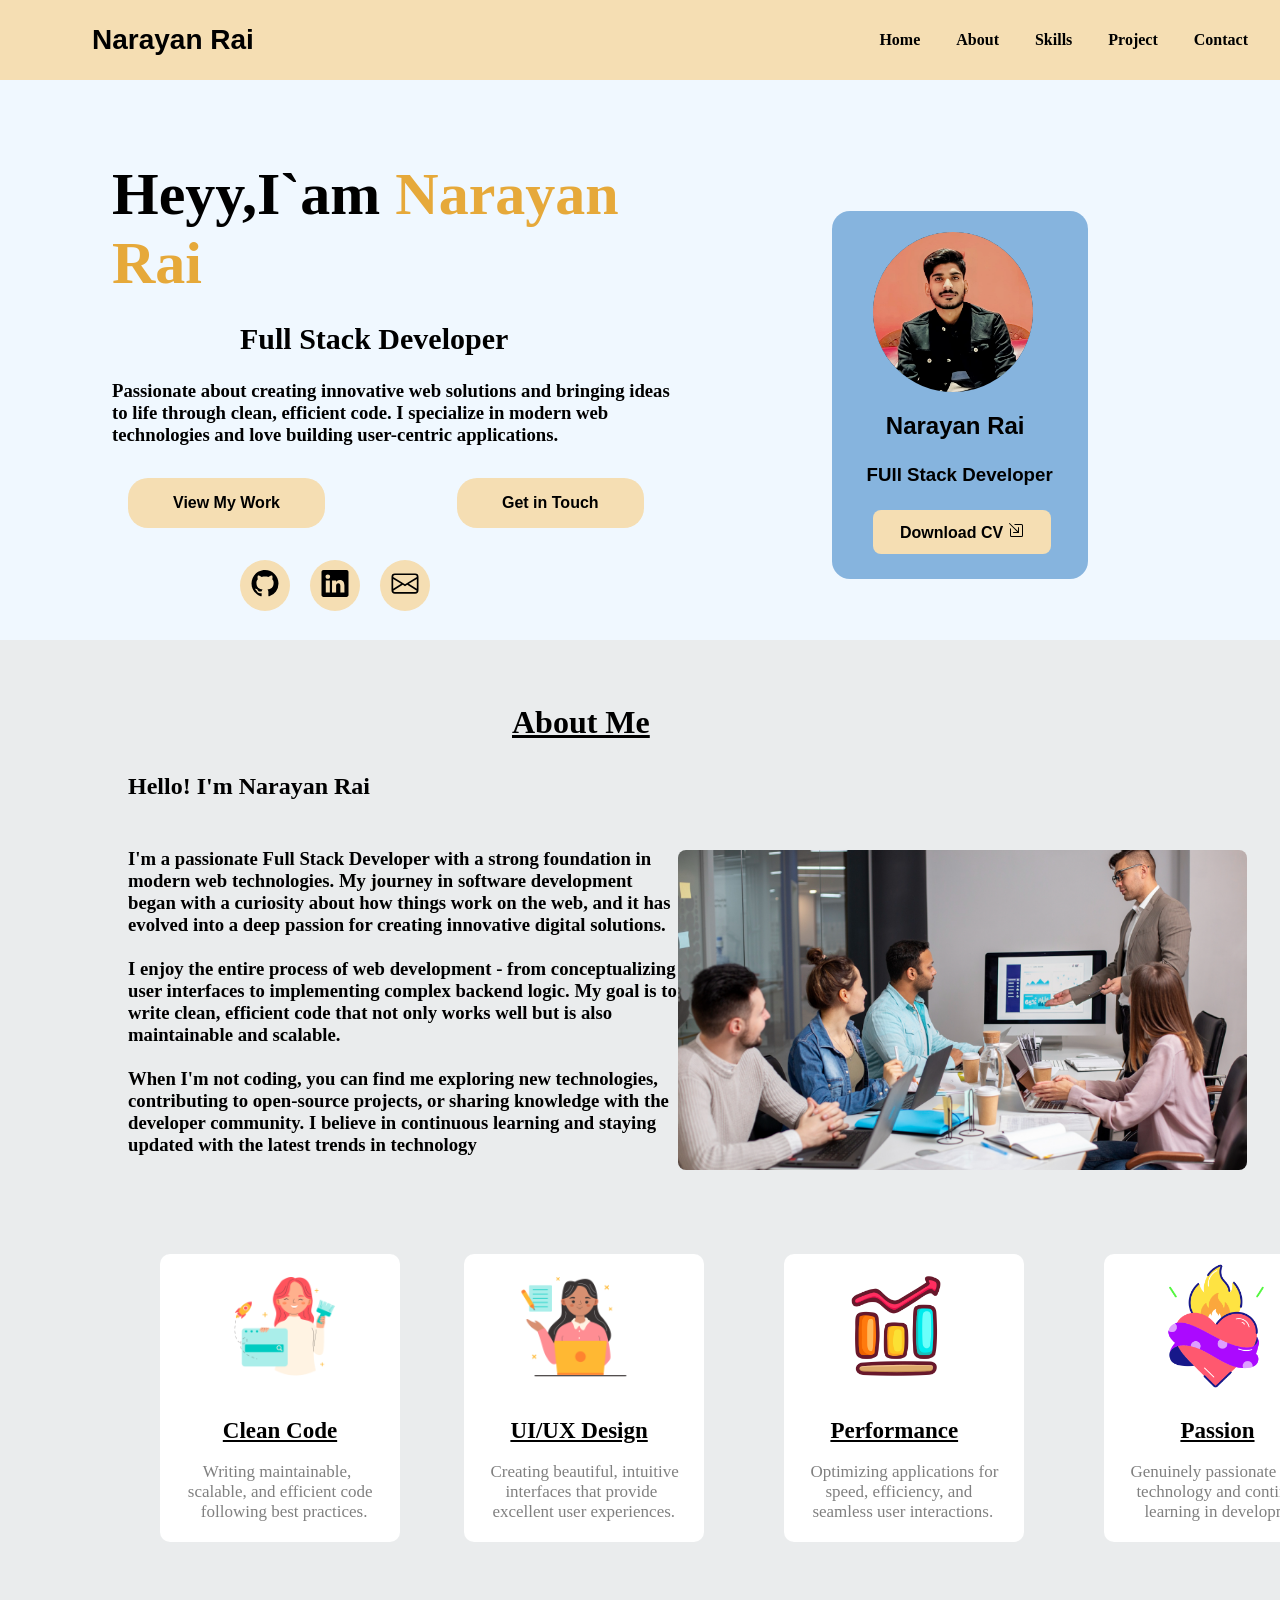
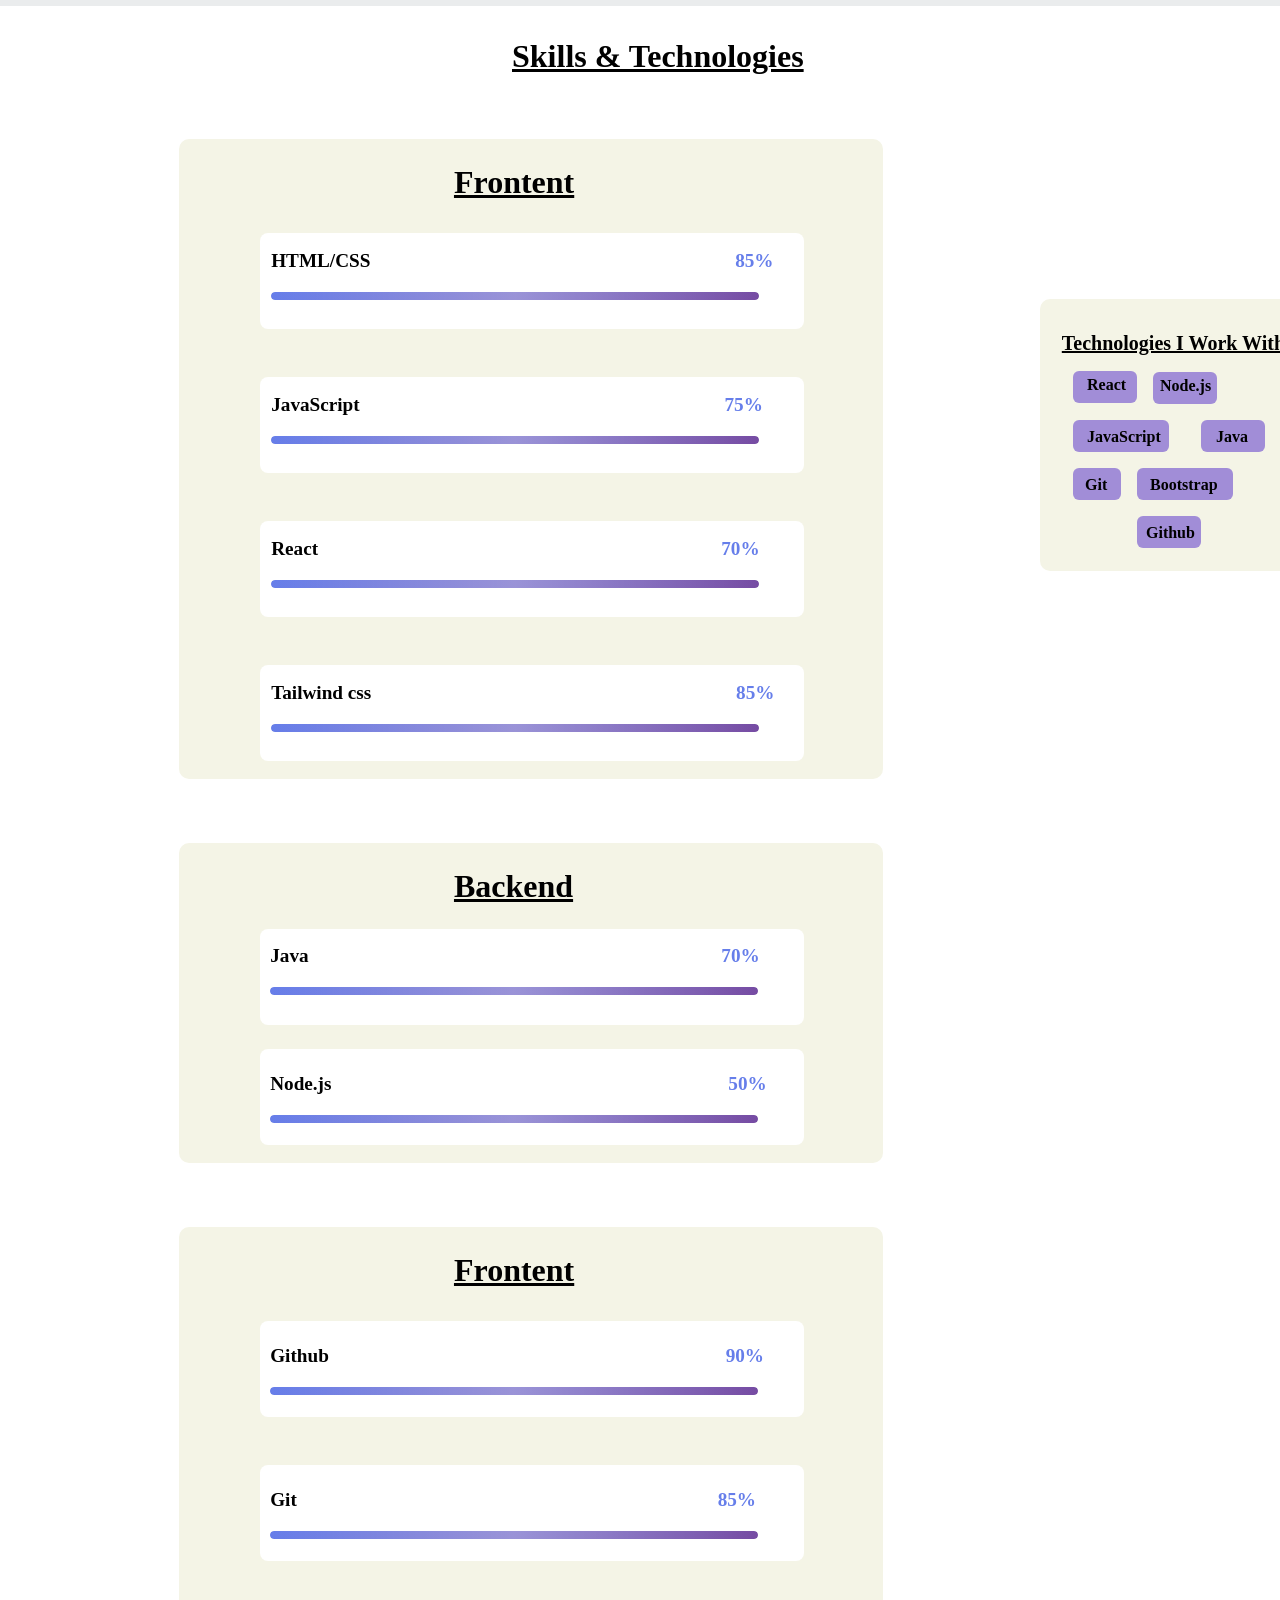
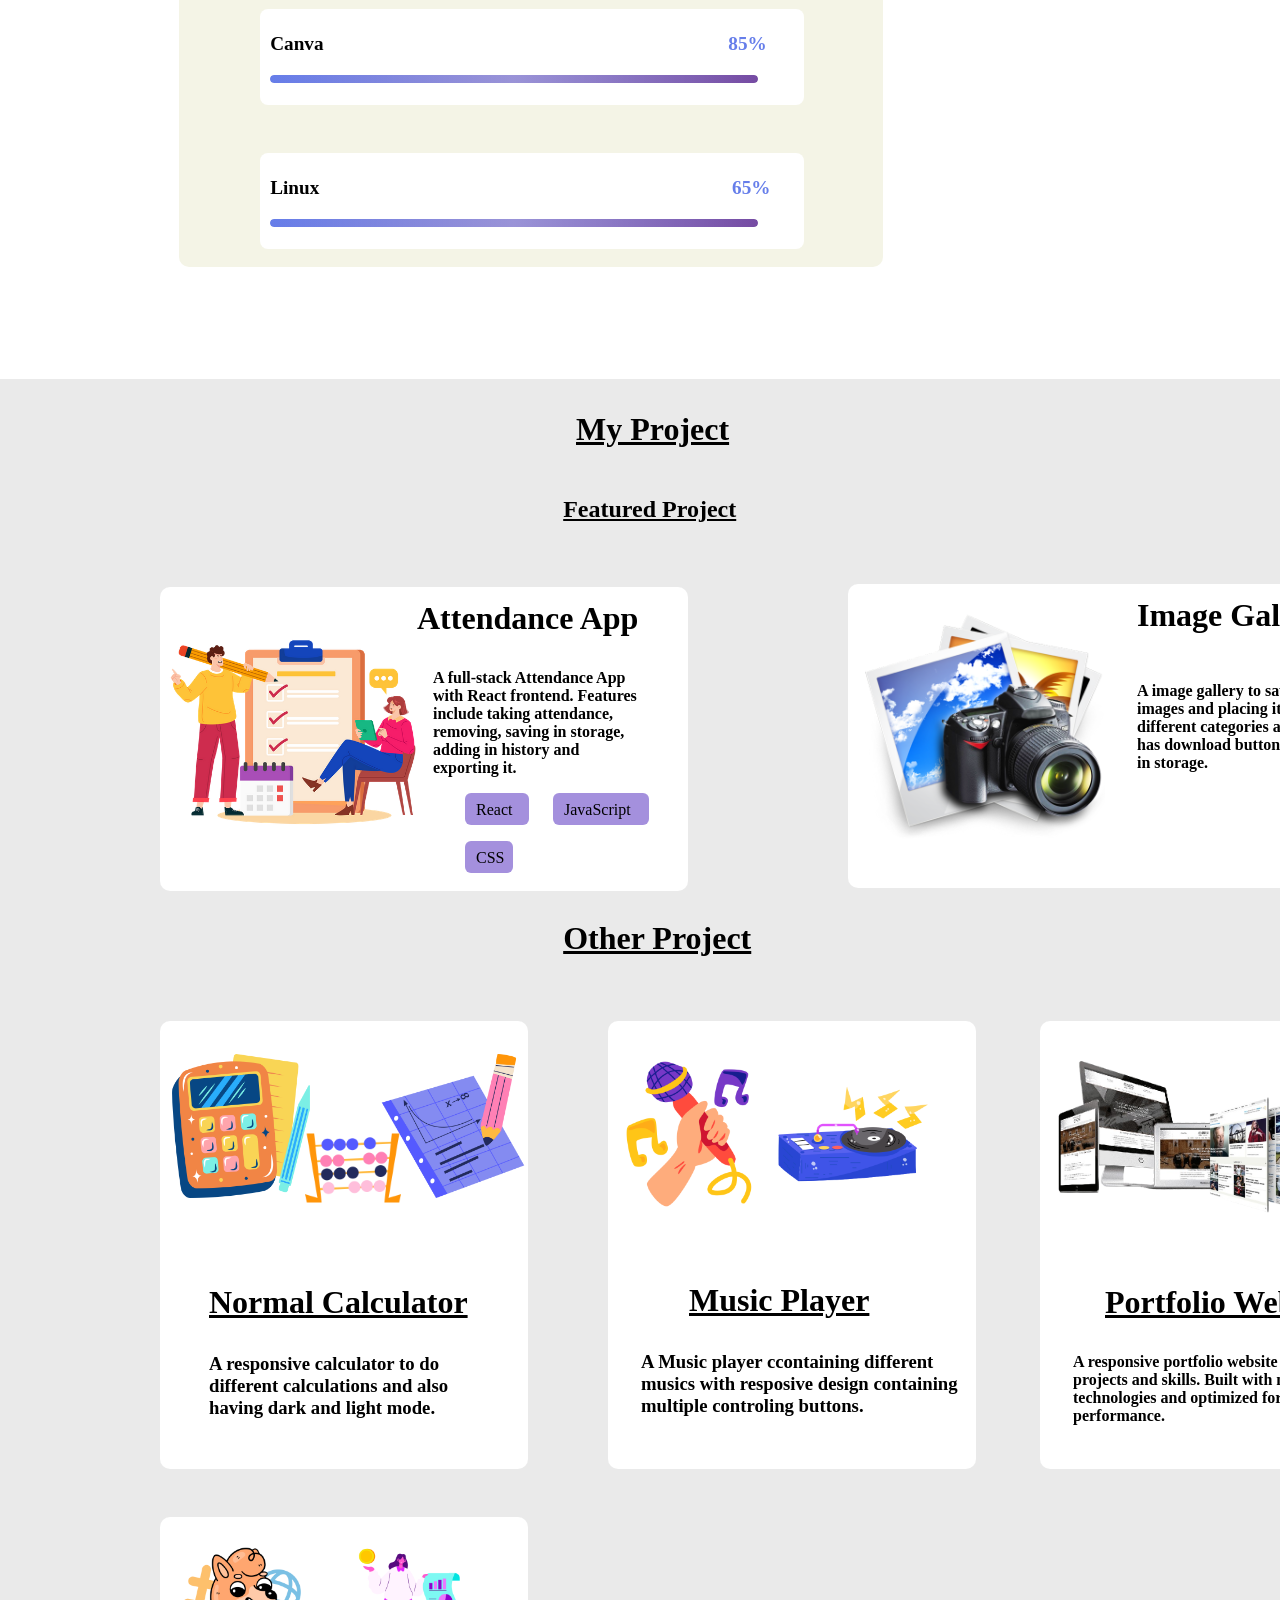
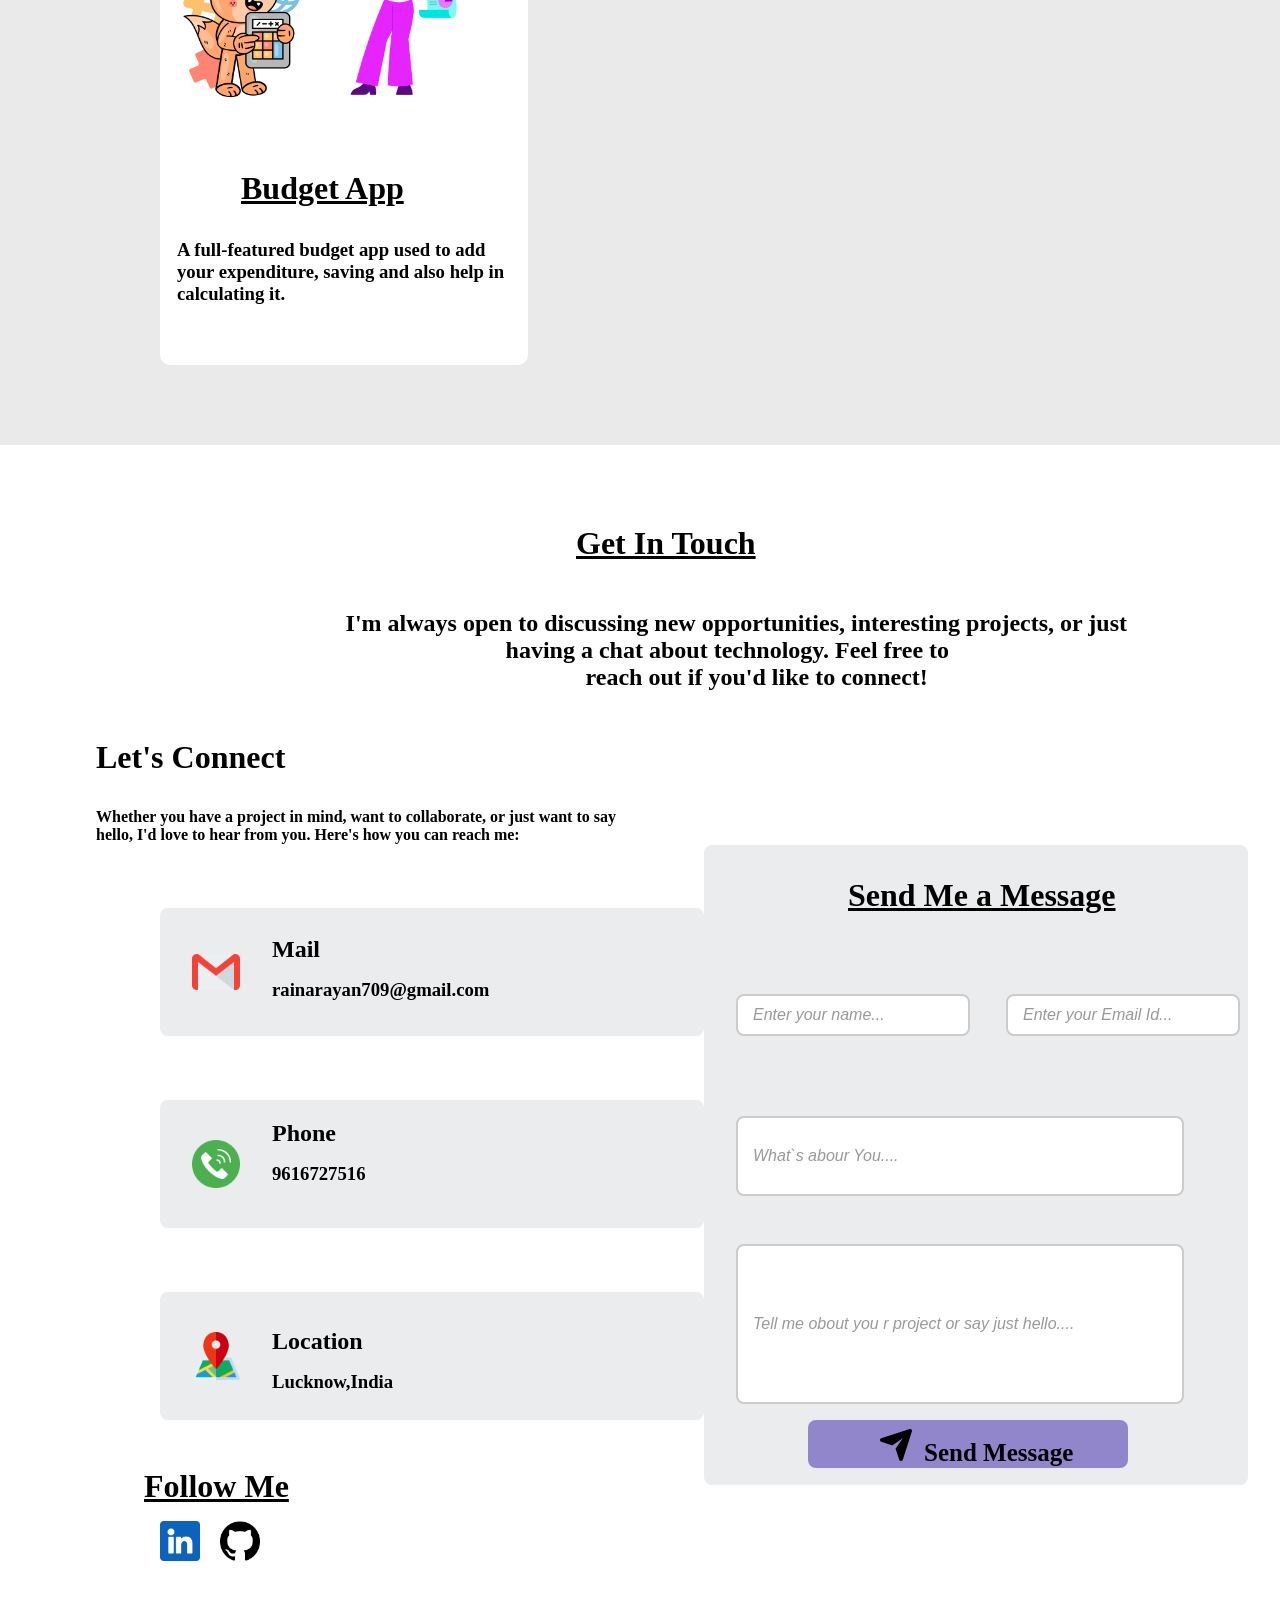
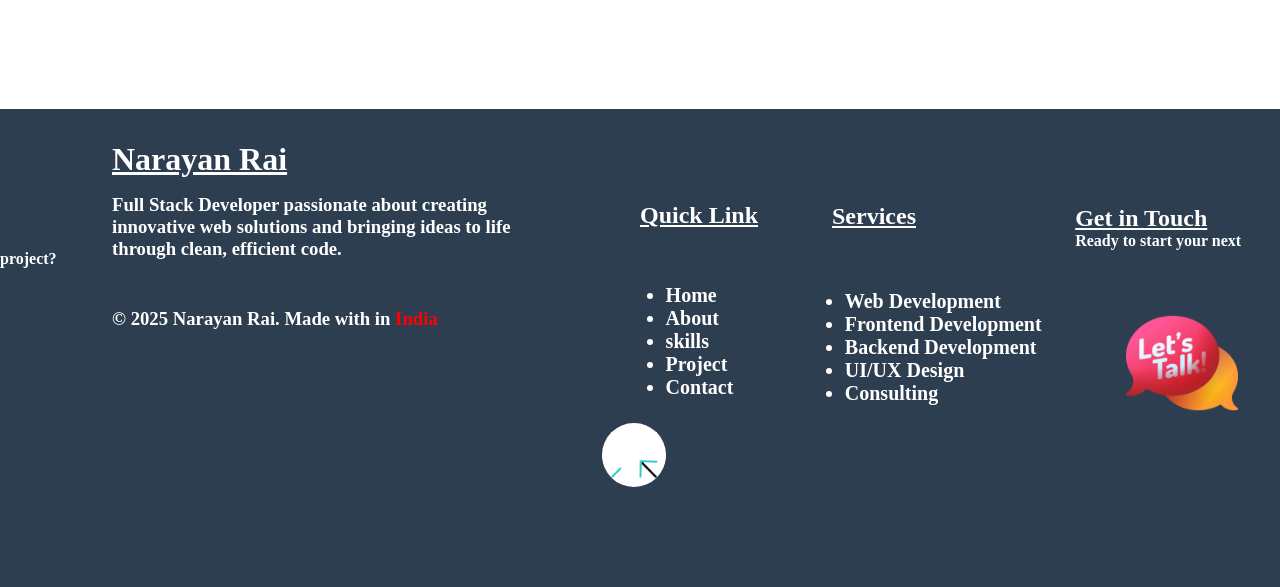
<file: index.html>
<!doctype html>
<html lang="en">

<head>
    <meta charset="utf-8">
    <meta name="viewport" content="width=device-width,initial-scale=1">
    <title>Portfolio website </title>
    <link rel="stylesheet" href="style.css">
</head>

<body>

    <header class="navbar">
        <div class="nav-inner">
            <a href="#" class="logo">Narayan Rai</a>
            <nav class="nav-links">
                <a href="#home">Home</a>
                <a class="about" href="http://127.0.0.1:5500/about.html">About</a>
                <a href="#skills">Skills</a>
                <a href="#Project">Project</a>
                <a href="#Contact">Contact</a>
            </nav>
        </div>
    </header>

    <div class="container1">
        <div class="mid">
            <h1 style="margin-left: 7rem; font-size: 60px;">Heyy,I`am <a style="color: rgb(230, 169, 58);"> Narayan <br>
                    Rai</a></h1>
            <h2 style="margin-left: 15rem;margin-top: 1.5rem; font-size: 30px;">Full Stack Developer </h2>
            <h3 style="margin-left: 7rem; margin-top: 1.5rem;">Passionate about creating innovative web solutions and
                bringing ideas <br>
                to life through clean, efficient code. I specialize in modern web <br>
                technologies and love building user-centric applications.</h3>
        </div>
        <div class="main">
            <button class="btn">View My Work</button>
            <button class="btn">Get in Touch</button>
        </div>
        <div class="main2">
            <button class="btn3" style="margin-left: 15rem; margin-top: 2rem;">
                <svg xmlns="http://www.w3.org/2000/svg" width="30px" height="27px" fill="currentColor"
                    class="bi bi-github" viewBox="0 0 16 16">
                    <path
                        d="M8 0C3.58 0 0 3.58 0 8c0 3.54 2.29 6.53 5.47 7.59.4.07.55-.17.55-.38 0-.19-.01-.82-.01-1.49-2.01.37-2.53-.49-2.69-.94-.09-.23-.48-.94-.82-1.13-.28-.15-.68-.52-.01-.53.63-.01 1.08.58 1.23.82.72 1.21 1.87.87 2.33.66.07-.52.28-.87.51-1.07-1.78-.2-3.64-.89-3.64-3.95 0-.87.31-1.59.82-2.15-.08-.2-.36-1.02.08-2.12 0 0 .67-.21 2.2.82.64-.18 1.32-.27 2-.27s1.36.09 2 .27c1.53-1.04 2.2-.82 2.2-.82.44 1.1.16 1.92.08 2.12.51.56.82 1.27.82 2.15 0 3.07-1.87 3.75-3.65 3.95.29.25.54.73.54 1.48 0 1.07-.01 1.93-.01 2.2 0 .21.15.46.55.38A8.01 8.01 0 0 0 16 8c0-4.42-3.58-8-8-8" />
                </svg>
            </button>
            <button class="btn4" style="margin-left: 1rem; margin-top: 2rem;">
                <svg xmlns="http://www.w3.org/2000/svg" width="30" height="27" fill="currentColor"
                    class="bi bi-linkedin" viewBox="0 0 16 16">
                    <path
                        d="M0 1.146C0 .513.526 0 1.175 0h13.65C15.474 0 16 .513 16 1.146v13.708c0 .633-.526 1.146-1.175 1.146H1.175C.526 16 0 15.487 0 14.854zm4.943 12.248V6.169H2.542v7.225zm-1.2-8.212c.837 0 1.358-.554 1.358-1.248-.015-.709-.52-1.248-1.342-1.248S2.4 3.226 2.4 3.934c0 .694.521 1.248 1.327 1.248zm4.908 8.212V9.359c0-.216.016-.432.08-.586.173-.431.568-.878 1.232-.878.869 0 1.216.662 1.216 1.634v3.865h2.401V9.25c0-2.22-1.184-3.252-2.764-3.252-1.274 0-1.845.7-2.165 1.193v.025h-.016l.016-.025V6.169h-2.4c.03.678 0 7.225 0 7.225z" />
                </svg>
            </button>
            <button class="btn6" style="margin-left: 1rem; margin-top: 2rem;">
                <svg xmlns="http://www.w3.org/2000/svg" width="30" height="27" fill="currentColor"
                    class="bi bi-envelope" viewBox="0 0 16 16">
                    <path
                        d="M0 4a2 2 0 0 1 2-2h12a2 2 0 0 1 2 2v8a2 2 0 0 1-2 2H2a2 2 0 0 1-2-2zm2-1a1 1 0 0 0-1 1v.217l7 4.2 7-4.2V4a1 1 0 0 0-1-1zm13 2.383-4.708 2.825L15 11.105zm-.034 6.876-5.64-3.471L8 9.583l-1.326-.795-5.64 3.47A1 1 0 0 0 2 13h12a1 1 0 0 0 .966-.741M1 11.105l4.708-2.897L1 5.383z" />
                </svg>
            </button>
        </div>
        <div class="box1">
            <div class="circle">
                <img src="image/img.jpg" alt="pofile"
                    style="width: 10rem; border-radius: 5rem; margin-left: 2.5rem; margin-top: 20px;">
            </div>
            <h2
                style="margin-left: 3.3rem; margin-top: 1rem; font-weight: bolder; font-family: Arial, Helvetica, sans-serif;">
                Narayan Rai</h2>
            <h3
                style="margin-left: 2.1rem; margin-top: 1.5rem; font-weight: bolder; font-family: Arial, Helvetica, sans-serif;">
                FUll Stack Developer</h3>
            <button class="btn5" style="font-weight: bolder; font-family: Arial, Helvetica, sans-serif;">Download CV
                <svg xmlns="http://www.w3.org/2000/svg" width="16" height="16" fill="currentColor"
                    class="bi bi-box-arrow-in-down-right" viewBox="0 0 16 16">
                    <path fill-rule="evenodd"
                        d="M6.364 2.5a.5.5 0 0 1 .5-.5H13.5A1.5 1.5 0 0 1 15 3.5v10a1.5 1.5 0 0 1-1.5 1.5h-10A1.5 1.5 0 0 1 2 13.5V6.864a.5.5 0 1 1 1 0V13.5a.5.5 0 0 0 .5.5h10a.5.5 0 0 0 .5-.5v-10a.5.5 0 0 0-.5-.5H6.864a.5.5 0 0 1-.5-.5" />
                    <path fill-rule="evenodd"
                        d="M11 10.5a.5.5 0 0 1-.5.5h-5a.5.5 0 0 1 0-1h3.793L1.146 1.854a.5.5 0 1 1 .708-.708L10 9.293V5.5a.5.5 0 0 1 1 0z" />
                </svg>
            </button>
        </div>
    </div>
    <div class="container2">
        <div class="para2">
            <h1 style="margin-left: 40%; margin-top: 3rem; text-decoration: underline;">About Me </h1>
            <h2 style="margin-left: 8rem; margin-top: 2rem;">Hello! I'm Narayan Rai</h2>
            <h3 style="margin-top: 3rem; margin-left: 8rem;">I'm a passionate Full Stack Developer with a strong
                foundation in <br> modern web technologies. My journey in
                software development <br> began with a curiosity about how things work on the web, and it has <br>
                evolved into a
                deep passion for creating innovative digital solutions. <br> <br>

                I enjoy the entire process of web development - from conceptualizing <br> user interfaces to
                implementing
                complex backend logic. My goal is to <br> write clean, efficient code that not only works well but is
                also <br>
                maintainable and scalable. <br> <br>

                When I'm not coding, you can find me exploring new technologies, <br> contributing to open-source
                projects,
                or sharing knowledge with the <br> developer community. I believe in continuous learning and staying
                <br> updated
                with the latest trends in technology  
            </h3>

            <img src="image/kk.png" alt="meeting"
                style="height: 20rem; margin-left: 53%; margin-top: -28rem; border-radius: 8px;">
        </div>
    </div>
    <div class="parabox">
        <div class="para2box1" style="background-color: white;">

            <div class="icon1" style="margin-left: 4.3rem; margin-top: 1.5rem;">
                <img src="image/cleaning.png" alt="clean" style="height: 7rem; margin-right: 8px; margin-top: 1rem;">

                <div class="box2" style="margin-top: 2rem; margin-left: -6px;">
                    <a style="margin-top: 3rem;font-weight: bolder; font-size: 23px;text-decoration: underline;">Clean
                        Code</a><br> <br>
                    <a style="margin-left: -20px; font-size: 17px; color:grey ;">Writing maintainable,</a><br>
                    <a style="margin-left: -35px; font-size: 17px; color: grey;">scalable, and efficient code</a> <br>
                    <a style="margin-left: -22px; font-size: 17px; color: grey;">following best practices.</a>
                </div>
            </div>
        </div>
        <div class="para2box2" style="background-color: white;">
            <img src="image/editor.png" alt="design" style="height:7rem ; margin-left: 53px; margin-top: 1rem;">
            <div class="box3" style="margin-top: 2rem; margin-left: 2.9rem;">
                <a style="margin-top: 3rem;font-weight: bolder; font-size: 23px;text-decoration: underline;">UI/UX
                    Design</a><br> <br>
                <a style="margin-left: -20px; font-size: 17px; color:grey ;">Creating beautiful, intuitive</a><br>
                <a style="margin-left: -5px; font-size: 17px; color: grey;">interfaces that provide</a> <br>
                <a style="margin-left: -18px; font-size: 17px; color: grey;">excellent user experiences.</a>
            </div>
        </div>
        <div class="para2box3" style="background-color: white;">
            <img src="image/performance.png" alt="performance" style="height: 9rem; margin-left: 40px;">
            <div class="box3" style="margin-top: 1rem; margin-left: 2.9rem;">
                <a
                    style="margin-top: 3rem;font-weight: bolder; font-size: 23px;text-decoration: underline;">Performance</a><br>
                <br>
                <a style="margin-left: -20px; font-size: 17px; color:grey ;">Optimizing applications for</a><br>
                <a style="margin-left: -5px; font-size: 17px; color: grey;">speed, efficiency, and</a> <br>
                <a style="margin-left: -18px; font-size: 17px; color: grey;">seamless user interactions.</a>
            </div>
        </div>
        <div class="para2box4" style="background-color: white;">
            <img src="image/passion.png" alt="passion" style="height: 9rem; margin-left: 40px;">
            <div class="box3" style="margin-top: 1rem; margin-left: 2.9rem;">
                <a
                    style="margin-top: 3rem;font-weight: bolder; font-size: 23px; margin-left: 30px; text-decoration: underline;">Passion</a><br>
                <br>
                <a style="margin-left: -20px; font-size: 17px; color:grey ;">Genuinely passionate about</a><br>
                <a style="margin-left: -14px; font-size: 17px; color: grey;">technology and continuous</a> <br>
                <a style="margin-left: -6px; font-size: 17px; color: grey;">learning in development.</a>
            </div>
        </div>
    </div>
    </div>
    <div class="container3">
        <h1 style="margin-left: 40%; margin-top: 2rem; text-decoration: underline;">Skills & Technologies</h1>
        <div class="containerbox1">
            <h1 style="margin-left: 39%; margin-top: 1.5rem;text-decoration: underline;">Frontent</h1>
            <div class="underbox1" style="margin-top: 2rem;margin-left: 5rem;">
                <div class="skill-content" style="margin-top: 1rem; margin-left: 10px;">
                    <div class="skill-header">
                        <span class="skill-title">
                            HTML/CSS
                        </span>
                        <span class="skill-percentage">
                            85%
                        </span>
                    </div>
                    <div class="skill-bar">
                        <div class="skill-progress" width=30%></div>
                    </div>
                </div>
            </div>
            <div class="underbox1" style="margin-top: 3rem;margin-left: 5rem;">
                <div class="skill-content" style="margin-top: 1rem; margin-left: 10px;">
                    <div class="skill-header">
                        <span class="skill-title">
                            JavaScript
                        </span>
                        <span class="skill-percentage">
                            75%
                        </span>
                    </div>
                    <div class="skill-bar">
                        <div class="skill-progress" width=30%></div>
                    </div>
                </div>
            </div>
            <div class="underbox1" style="margin-top: 3rem;margin-left: 5rem;">
                <div class="skill-content" style="margin-top: 1rem; margin-left: 10px;">
                    <div class="skill-header">
                        <span class="skill-title">
                            React
                        </span>
                        <span class="skill-percentage" style="margin-left: 2.4rem;">
                            70%
                        </span>
                    </div>
                    <div class="skill-bar">
                        <div class="skill-progress" width=30%></div>
                    </div>
                </div>
            </div>
            <div class="underbox1" style="margin-top: 3rem;margin-left: 5rem;">
                <div class="skill-content" style="margin-top: 1rem; margin-left: 10px;">
                    <div class="skill-header">
                        <span class="skill-title">
                            Tailwind css
                        </span>
                        <span class="skill-percentage">
                            85%
                        </span>
                    </div>
                    <div class="skill-bar">
                        <div class="skill-progress" width=30%></div>
                    </div>
                </div>
            </div>
        </div>

        <div class="containerbox2">
            <h2 style="margin-top: 2rem; margin-left: 1.3rem;font-size: 20px;"><a
                    style="margin-top: 1rem; text-decoration: underline;">Technologies
                    I Work With</a></h2>

            <div class="under1box1"> <a
                    style="margin-left: 14px; font-weight: bolder; display: flex;align-items: center;">React</a> </div>
            <div class="under1box2"><a style="margin-left: 7px;font-weight: bolder;">Node.js</a></div>
            <div class="under1box3"><a style="margin-left: 14px;font-weight: bolder;">JavaScript</a></div>
            <div class="under1box4"><a style="margin-left: 15px;font-weight: bolder;">Java</a></div>
            <div class="under1box5"><a style="margin-left: 12px;font-weight: bolder;">Git</a></div>
            <div class="under1box6"><a style="margin-left: 13px;font-weight: bolder;">Bootstrap</a></div>
            <div class="under1box7"><a style="margin-left: 9px;font-weight: bolder;">Github</a></div>
        </div>
    </div>

    <div class="containerbox3">
        <h1 style="margin-left: 39%; margin-top: 1.5rem;text-decoration: underline;">Backend</h1>
        <div class="underbox2" style="margin-left: 5rem; margin-top: 1.5rem;">
            <div class="skill-content" style="margin-top: 1.5rem; margin-left: 10px;padding-top: 1rem;">
                <div class="skill-header">
                    <span class="skill-title">
                        Java
                    </span>
                    <span class="skill-percentage" style="margin-left: 3rem;">
                        70%
                    </span>
                </div>
                <div class="skill-bar">
                    <div class="skill-progress" width=30%></div>
                </div>
            </div>
        </div>
        <div class="underbox2" style="margin-top: 1.5rem;margin-left: 5rem;">
            <div class="skill-content" style="margin-top: 1rem; margin-left: 10px;padding-top: 1.5rem;">
                <div class="skill-header">
                    <span class="skill-title">
                        Node.js
                    </span>
                    <span class="skill-percentage" style="margin-left: 2rem;">
                        50%
                    </span>
                </div>
                <div class="skill-bar">
                    <div class="skill-progress" width=30%></div>
                </div>
            </div>
        </div>
    </div>

    <div class="containerbox4">
        <h1 style="margin-left: 39%; margin-top: 1.5rem;text-decoration: underline;">Frontent</h1>
        <div class="underbox3" style="margin-top: 2rem;margin-left: 5rem;">
            <div class="skill-content" style="margin-top: 1rem; margin-left: 10px;padding-top: 1.5rem;">
                <div class="skill-header">
                    <span class="skill-title">
                        Github
                    </span>
                    <span class="skill-percentage" style="margin-left: 2rem;">
                        90%
                    </span>
                </div>
                <div class="skill-bar">
                    <div class="skill-progress" width=30%></div>
                </div>
            </div>
        </div>
        <div class="underbox3" style="margin-top: 3rem;margin-left: 5rem;">
            <div class="skill-content" style="margin-top: 1rem; margin-left: 10px;padding-top: 1.5rem;">
                <div class="skill-header">
                    <span class="skill-title">
                        Git
                    </span>
                    <span class="skill-percentage" style="margin-left: 3.5rem;">
                        85%
                    </span>
                </div>
                <div class="skill-bar">
                    <div class="skill-progress" width=30%></div>
                </div>
            </div>
        </div>
        <div class="underbox3" style="margin-top: 3rem;margin-left: 5rem;">
            <div class="skill-content" style="margin-top: 1rem; margin-left: 10px;padding-top: 1.5rem;">
                <div class="skill-header">
                    <span class="skill-title">
                        Canva
                    </span>
                    <span class="skill-percentage" style="margin-left: 2.5rem;">
                        85%
                    </span>
                </div>
                <div class="skill-bar">
                    <div class="skill-progress" width=30%></div>
                </div>
            </div>
        </div>
        <div class="underbox3" style="margin-top: 3rem;margin-left: 5rem;">
            <div class="skill-content" style="margin-top: 1rem; margin-left: 10px;padding-top: 1.5rem;">
                <div class="skill-header">
                    <span class="skill-title">
                        Linux
                    </span>
                    <span class="skill-percentage" style="margin-left: 3rem;">
                        65%
                    </span>
                </div>
                <div class="skill-bar">
                    <div class="skill-progress" width=30%></div>
                </div>
            </div>
        </div>
    </div>


    <!--                     base ka neeche hai                              -->


    <div class="base" style="background-color: #eaeaea; padding-bottom: 5rem;">
        <h1 style="margin-left: 45%; margin-top: 7rem;text-decoration: underline;padding-top: 2rem;">My Project</h1>
        <h2 style="margin-left: 44%; margin-top: 3rem;text-decoration: underline;">Featured Project</h2>

        <div class="basebox1" style="margin-top: 4rem;margin-left: 10rem;background-color: white;">
            <img src="image/atten.webp" alt="ATTENDANCE" style="height: 15rem;margin-left: -3REM;margin-top: 1.5rem;">
            <h1 style="margin-left: 16rem;margin-top: -16rem;">Attendance App</h1>
            <h4 style="margin-left: 17rem;margin-top: 2rem;">A full-stack Attendance App <br>with React frontend.
                Features <br> include taking attendance,<br> removing,
                saving in storage, <br> adding in history and <br>exporting it.</h4>
            <div class="minbox1">React</div>
            <div class="minbox2">JavaScript</div>
            <div class="minbox3">CSS</div>
        </div>


        <div class="basebox2" style="margin-top: -19.2rem;margin-left: 53rem;">
            <img src="image/Gallery-PNG-Photo.png" alt="gallery image"
                style="height: 15rem;margin-top: 1.5rem;margin-left: 1rem;">
            <h1 style="margin-top: -16rem;margin-left: 18rem;">Image Gallery</h1>
            <h4 style="margin-left: 18rem; margin-top: 3rem;">A image gallery to save <br> images and placing it in <br>
                different categories and also it <br>has
                download button to save <br> in storage.</h4>
        </div>


        <h1 style="margin-left: 44%;margin-top: 2rem;text-decoration: underline;">Other Project</h1>

        <div class="basebox3" style="margin-top: 4rem;margin-left: 10rem;">
            <img src="image/calculator.png" alt="calculator" style="height: 9rem; margin-left: .5rem;margin-top: 2rem;">
            <img src="image/calculator2.png" alt="calculator2"
                style="height: 9rem; margin-left: 4rem;margin-top: 2rem;">
            <img src="image/calculator3.png" alt="calculator3"
                style="height: 6rem; margin-left: 9rem;margin-top: -8rem;">
            <h1 style="margin-left: 3rem; margin-top: 4rem;text-decoration: underline;">Normal Calculator</h1>
            <h3 style="margin-top: 2rem; margin-left: 3rem;">A responsive calculator to do <br> different calculations
                and also <br>having dark and light mode.</h3>
        </div>
        <div class="basebox4" style="margin-top: -28rem;margin-left: 38rem;">
            <img src="image/music.png" alt="music" style="height: 10rem; margin-top: 2rem;">
            <img src="image/music2.png" alt="music2" style="height: 10rem;margin-top: 1rem;">
            <h1 style="margin-left: 5rem; margin-top: 4rem;text-decoration: underline;">Music Player</h1>
            <h3 style="margin-left: 2rem; margin-top: 2rem;">A Music player ccontaining different <br>musics with
                resposive design containing <br> multiple
                controling buttons.</h3>
        </div>
        <div class="basebox5" style="margin-top: -28rem;margin-left: 65rem;">
            <img src="image/portfolio.png" alt="portfolio" style="height: 10rem; margin-top: 2rem;">
            <img src="image/portfolio2.png" alt="portfolio2"
                style="height: 9rem; margin-top: 2rem; margin-top: -13rem; margin-left: 10rem;">
            <h1 style="margin-top: 3rem;margin-left: 4rem; text-decoration: underline;">Portfolio Website</h1>
            <h4 style="margin-left: 2rem; margin-top: 2rem;">A responsive portfolio website showcasing <br>projects and
                skills. Built with modern web <br>
                technologies and optimized for <br> performance.</h4>
        </div>
        <div class="basebox6" style="margin-top: 3rem;margin-left: 10rem;">
            <img src="image/budget.png" alt="budget" style="height: 10rem; margin-top: 1.5rem;">
            <img src="image/budget2.png" alt="budget2" style="height: 10rem; ">
            <h1 style="margin-top: 4rem;margin-left: 5rem;text-decoration: underline;">Budget App</h1>
            <h3 style="margin-top: 2rem;margin-left: 1rem;">A full-featured budget app used to add <br>your expenditure,
                saving and also help in <br> calculating
                it.</h3>
        </div>
    </div>

    <div class="basecontainer">
        <h1 style="margin-top: 5rem; margin-left: 45%;text-decoration: underline;">Get In Touch</h1>
        <h2 style="margin-left: 27%; margin-top: 3rem;">I'm always open to discussing new opportunities, interesting
            projects, or just <br> <a style="margin-left: 10rem;">having a chat about
                technology. Feel free to</a> <br> <a style="margin-left: 15rem;">reach out if you'd like to connect!</a>
        </h2>

        <h1 style="margin-left: 6rem;margin-top: 3rem;">Let's Connect</h1>
        <h4 style="margin-top: 2rem;margin-left: 6rem;">Whether you have a project in mind, want to collaborate, or just
            want to say <br>hello, I'd love to hear from you. Here's how you can reach me:</h4>

        <div class="basecontainerbox1" style="margin-left: 10rem; margin-top: 4rem;">
            <img src="image/gmail.png" alt="gmail" style="height: 3rem; margin-top: 2.5rem; margin-left: 2rem;">
            <h2 style="margin-top: -4rem; margin-left: 7rem;">Mail</h2>
            <h3 style="margin-left: 7rem; margin-top: 1rem;">rainarayan709@gmail.com</h3>
        </div>
        <div class="basecontainerbox2" style="margin-left: 10rem; margin-top: 4rem;">
            <img src="image/phone-call.png" alt="phone-call"
                style="height: 3rem; margin-left: 2rem;margin-top: 2.5rem;">
            <h2 style="margin-left: 7rem; margin-top: -4.5rem;">Phone</h2>
            <h3 style="margin-left: 7rem;margin-top: 1rem;">9616727516</h3>
        </div>
        <div class="basecontainerbox3" style="margin-left: 10rem; margin-top: 4rem;">

            <img src="image/map.png" alt="map" style="height: 3rem;margin-top: 2.5rem;margin-left: 2rem;">
            <h2 style="margin-left: 7rem;margin-top: -3.5rem;">Location</h2>
            <h3 style="margin-left: 7rem;margin-top: 1rem;">Lucknow,India</h3>
        </div>



        <h1 style="margin-top: 3rem;margin-left: 9rem; text-decoration: underline;">Follow Me</h1>
        <img src="image/linkedin.png" alt="linkedin"
            style="height: 2.5rem; margin-left: 10rem;margin-top: 1rem;cursor: pointer;">
        <img src="image/github.png" alt="github" style="height: 2.5rem; margin-left: 1rem;cursor: pointer;">

        <div class="downbox1" style="margin-left: 55%;margin-top: -45rem;">
            <h1 style="margin-left: 9rem;padding-top: 2rem; text-decoration: underline;">Send Me a Message</h1>
            <input type="text" placeholder="Enter your name...">
            <input type="text" placeholder="Enter your Email Id...">
            <input class="subject" type="text" placeholder="What`s abour You...." style="margin-top: 5rem;">
            <input class="subject1" type="text" placeholder="Tell me obout you r project or say just hello...."
                style="margin-top: 3rem;">
            <div class="basecontainerbox4" style="margin-left: 6.5rem; margin-top: 1rem;">
                <img src="image/send.png" alt="send" style="height: 2rem; margin-top: 9px;margin-left: 4.5rem;">
                <a
                    style="font-size: 25px;margin-top: -10px;margin-left: 8px;color: black;padding-bottom: 1rem;font-weight: bolder;">Send
                    Message</a>
            </div>
        </div>
    </div>
    <footer style="background-color: #2c3e50; padding-bottom: 5rem;">
        <div class="foot" style="background-color: #2c3e50;">
            <h1
                style="margin-top: 14rem;margin-left: 7rem; padding-top: 2rem; color: white;text-decoration: underline;">
                Narayan Rai</h1>
            <h3 style="margin-top: 1rem;margin-left: 7rem; color: white;">Full Stack Developer passionate about creating
                <br>
                innovative web solutions and bringing ideas to life
                <br> through clean, efficient code.
            </h3>
        </div>

        <h3 style="margin-top: 3rem;margin-left: 7rem;color: white;">© 2025 Narayan Rai. Made with in <a
                style="color: red;">India</a></h3>
        <h2 style="margin-top: -8rem;margin-left:50%;text-decoration: underline;color: white;">Quick Link</h2>
        <h2 style="margin-left: 65%;margin-top: -1.6rem;text-decoration: underline;color: white;">Services</h2>
        <h2 style="margin-left: 84%;margin-top: -1.6rem;text-decoration: underline;color: white;">Get in Touch</h2>
        <a style="margin-left: 84%; padding-top: 2rem;font-weight: bolder;color: white;">Ready to start your next
            project?</a>
        <div class="list">
            <ul
                style="margin-left: 52%;margin-top: 1rem;font-size: 20px; font-weight: bolder;cursor: pointer; color: white;">
                <li>Home</li>
                <li>About</li>
                <li>skills</li>
                <li>Project</li>
                <li>Contact</li>
            </ul>
        </div>

        <div class="list2">
            <ul
                style="margin-left: 66%;margin-top: -6.8rem;font-size: 20px; font-weight: bolder;cursor: pointer; color: white;">
                <li>Web Development</li>
                <li>Frontend Development</li>
                <li>Backend Development</li>
                <li>UI/UX Design</li>
                <li>Consulting</li>
            </ul>
        </div>

        <img src="image/lets-talk.png" alt="lets-talk" style="height: 7rem;margin-left: 88%;margin-top: -10rem;">
        <img src="image/merge.gif" alt="lets-talk"
            style="height: 4rem;margin-left: 47%;margin-bottom: 1rem; cursor: pointer;border-radius: 50%;">

    </footer>



</body>

</html>
</file>
<file: style.css>
* {
    margin: 0;
    padding: 0;
    box-sizing: border-box;
    /* font-family: Arial, sans-serif; */
}


.navbar {
    background: wheat;
    padding: 1.5rem 2rem;
}

.nav-inner {
    display: flex;
    justify-content: space-between;
    align-items: center;
}

.logo {
    font-size: 1.75rem;
    font-weight: bold;
    color: black;
    text-decoration: none;
    margin-left: 60px;
    font-family: 'Franklin Gothic Medium', 'Arial Narrow', Arial, sans-serif;
}

.nav-links a {
    color: black;
    text-decoration: none;
    margin-left: 2rem;
    font-size: 1rem;
    font-weight: bolder;
}

.nav-links a:hover {
    text-decoration: underline;
    transform: scale(1.1);
    box-shadow: 0 4px 12px rgba(0, 0, 0, 0.2);
    background-color: lightgray;
    border-radius: 4px;
}

.btn {
    padding: 16px 45px;
    border: none;
    background: wheat;
    color: black;
    font-size: 16px;
    border-radius: 20px;
    cursor: pointer;
    transition: all 0.3s ease;
    margin-left: 8rem;
    margin-top: 2rem;
    font-weight: bolder;
    font-family: Arial, Helvetica, sans-serif;
}

.btn:hover {
    background: wheat;
    transform: scale(1.1);
    box-shadow: 0 4px 12px rgba(0, 0, 0, 0.2);
}

.btn3 {
    padding: 10px 10px;
    border: none;
    background: wheat;
    color: black;
    font-size: 16px;
    border-radius: 50%;
    cursor: pointer;
    transition: all 0.3s ease;
}

.btn3:hover {
    background: wheat;
    transform: scale(1.1);
    box-shadow: 0 4px 12px rgba(0, 0, 0, 0.2);
}

.btn4 {
    padding: 10px 10px;
    border: none;
    background: wheat;
    color: black;
    font-size: 16px;
    border-radius: 50%;
    cursor: pointer;
    transition: all 0.3s ease;
}

.btn4:hover {
    background: wheat;
    transform: scale(1.1);
    box-shadow: 0 4px 12px rgba(0, 0, 0, 0.2);
}

.btn6 {
    padding: 10px 10px;
    border: none;
    background: wheat;
    color: black;
    font-size: 16px;
    border-radius: 50%;
    cursor: pointer;
    transition: all 0.3s ease;
}

.btn6:hover {
    background: wheat;
    transform: scale(1.1);
    box-shadow: 0 4px 12px rgba(0, 0, 0, 0.2);
}

.box1 {
    height: 23rem;
    width: 16rem;
    background-color: rgba(5, 97, 183, 0.452);
    border: 1px solid transparent;
    border-radius: 18px;
    margin-left: 65%;
    margin-top: -25rem;
}

.btn5 {
    padding: 12px 27px;
    border: none;
    background: wheat;
    color: black;
    font-size: 16px;
    border-radius: 8px;
    cursor: pointer;
    transition: all 0.3s ease;
    margin-top: 1.5rem;
    margin-left: 2.5rem;
}

.btn5:hover {
    background: wheat;
    transform: scale(1.1);
    box-shadow: 0 4px 12px rgba(0, 0, 0, 0.2);
}

.container1 {
    margin-top: 0px;
    padding-top: 5rem;
    width: 100%;
    height: 35rem;
    background-color: aliceblue;
}

.container2 {
    padding-top: 1rem;
    background-color: #eaeced;
}

.para2box1 {
    height: 18rem;
    width: 15rem;
    margin-top: 4rem;
    margin-left: 10rem;
    border-radius: 10px;
}

.para2box1:hover {
    transform: scale(1.1);
    box-shadow: 0 4px 12px rgba(100, 101, 101, 0.312);
    cursor: pointer;
}

.parabox {
    padding-top: 1rem;
    padding-bottom: 4rem;
    background-color: #eaeced;
}

.para2box2 {
    height: 18rem;
    width: 15rem;
    margin-top: -18rem;
    margin-left: 29rem;
    border-radius: 10px;
}

.para2box2:hover {
    transform: scale(1.1);
    box-shadow: 0 4px 12px rgba(68, 69, 69, 0.312);
    cursor: pointer;
}

.para2box3 {
    height: 18rem;
    width: 15rem;
    margin-top: -18rem;
    margin-left: 49rem;
    border-radius: 10px;
}

.para2box3:hover {
    transform: scale(1.1);
    box-shadow: 0 4px 12px rgba(74, 74, 74, 0.312);
    cursor: pointer;
}

.para2box4 {
    height: 18rem;
    width: 15rem;
    margin-top: -18rem;
    margin-left: 69rem;
    border-radius: 10px;
}

.para2box4:hover {
    transform: scale(1.1);
    box-shadow: 0 4px 12px rgba(42, 41, 41, 0.312);
    cursor: pointer;
}

.containerbox1 {
    height: 40rem;
    width: 44rem;
    border: 1px solid transparent;
    background-color: rgb(244, 244, 230);
    margin-left: 14%;
    margin-top: 4rem;
    border-radius: 10px;
}

.underbox1 {
    background-color: white;
    height: 6rem;
    width: 34rem;
    border: 1px solid transparent;
    border-radius: 8px;
}

.underbox1:hover {
    transform: scale(1.1);
    box-shadow: 0px 6px 6px rgba(143, 146, 146, 0.948);
    cursor: pointer;
}

.containerbox3 {
    height: 20rem;
    width: 44rem;
    margin-left: 14%;
    margin-top: 17rem;
    border-radius: 10px;
    border: 1px solid transparent;
    background-color: rgb(244, 244, 230);
}

.underbox2 {
    background-color: white;
    height: 6rem;
    width: 34rem;
    border-radius: 8px;
}

.underbox2:hover {
    transform: scale(1.1);
    box-shadow: 0px 6px 6px rgba(143, 146, 146, 0.948);
    cursor: pointer;
}

.containerbox4 {
    height: 40rem;
    width: 44rem;
    border: 1px solid transparent;
    background-color: rgb(244, 244, 230);
    margin-left: 14%;
    margin-top: 4rem;
    border-radius: 10px;
}

.underbox3 {
    background-color: white;
    height: 6rem;
    width: 34rem;
    border-radius: 8px;
}

.underbox3:hover {
    transform: scale(1.1);
    box-shadow: 0px 6px 6px rgba(143, 146, 146, 0.948);
    cursor: pointer;
}

.containerbox2 {
    height: 17rem;
    width: 17rem;
    border: 1px solid transparent;
    background-color: rgb(244, 244, 230);
    margin-left: 65rem;
    margin-top: -30rem;
    border-radius: 10px;

}

.under1box1 {
    height: 2rem;
    width: 4rem;
    background-color: rgba(139, 113, 212, 0.781);
    border-radius: 6px;
    margin-left: 2rem;
    margin-top: 1rem;
    padding-top: 0.3rem;
}

.under1box1:hover {
    transform: scale(1.1);
    box-shadow: 0px 6px 6px rgba(143, 146, 146, 0.948);
    cursor: pointer;
}

.under1box2 {
    height: 2rem;
    width: 4rem;
    background-color: rgba(139, 113, 212, 0.781);
    border-radius: 6px;
    margin-left: 7rem;
    margin-top: -1.95rem;
    padding-top: 0.3rem;
}

.under1box2:hover {
    transform: scale(1.1);
    box-shadow: 0px 6px 6px rgba(143, 146, 146, 0.948);
    cursor: pointer;
}

.under1box3 {
    height: 2rem;
    width: 6rem;
    background-color: rgba(139, 113, 212, 0.781);
    border-radius: 6px;
    margin-left: 2rem;
    margin-top: 1rem;
    padding-top: .5rem;
}

.under1box3:hover {
    transform: scale(1.1);
    box-shadow: 0px 6px 6px rgba(143, 146, 146, 0.948);
    cursor: pointer;
}

.under1box4 {
    height: 2rem;
    width: 4rem;
    background-color: rgba(139, 113, 212, 0.781);
    border-radius: 6px;
    margin-left: 10rem;
    margin-top: -2rem;
    padding-top: .5rem;
}

.under1box4:hover {
    transform: scale(1.1);
    box-shadow: 0px 6px 6px rgba(143, 146, 146, 0.948);
    cursor: pointer;
}

.under1box5 {
    height: 2rem;
    width: 3rem;
    background-color: rgba(139, 113, 212, 0.781);
    border-radius: 6px;
    margin-left: 2rem;
    margin-top: 1rem;
    padding-top: .5rem;
}

.under1box5:hover {
    transform: scale(1.1);
    box-shadow: 0px 6px 6px rgba(143, 146, 146, 0.948);
    cursor: pointer;
}

.under1box6 {
    height: 2rem;
    width: 6rem;
    background-color: rgba(139, 113, 212, 0.781);
    border-radius: 6px;
    margin-left: 6rem;
    margin-top: -2rem;
    padding-top: .5rem;
}

.under1box6:hover {
    transform: scale(1.1);
    box-shadow: 0px 6px 6px rgba(143, 146, 146, 0.948);
    cursor: pointer;
}

.under1box7 {
    height: 2rem;
    width: 4rem;
    background-color: rgba(139, 113, 212, 0.781);
    border-radius: 6px;
    margin-left: 6rem;
    margin-top: 1rem;
    padding-top: .5rem;
}

.under1box7:hover {
    transform: scale(1.1);
    box-shadow: 0px 6px 6px rgba(143, 146, 146, 0.948);
    cursor: pointer;
}


/* code for base */

.basebox1,
.basebox2 {
    height: 19rem;
    width: 33rem;
    border: 1px solid transparent;
    border-radius: 10px;
    background-color: white;
}

.basebox1:hover {
    transform: scale(1.1);
    box-shadow: 0px 16px 16px lightgray;
    cursor: pointer;
}

.basebox2:hover {
    transform: scale(1.1);
    box-shadow: 0px 16px 16px lightgray;
    cursor: pointer;
}

.basebox3 {
    height: 28rem;
    width: 23rem;
    border: 1px solid transparent;
    border-radius: 10px;
    background-color: white;
}

.basebox3:hover {
    transform: scale(1.1);
    box-shadow: 0px 16px 16px lightgray;
    cursor: pointer;
}

.basebox4 {
    height: 28rem;
    width: 23rem;
    border: 1px solid transparent;
    border-radius: 10px;
    background-color: white;
}

.basebox4:hover {
    transform: scale(1.1);
    box-shadow: 0px 16px 16px lightgray;
    cursor: pointer;
}

.basebox5 {
    height: 28rem;
    width: 23rem;
    border: 1px solid transparent;
    border-radius: 10px;
    background-color: white;
}

.basebox5:hover {
    transform: scale(1.1);
    box-shadow: 0px 16px 16px lightgray;
    cursor: pointer;
}

.basebox6 {
    height: 28rem;
    width: 23rem;
    border: 1px solid transparent;
    border-radius: 10px;
    background-color: white;
}

.basebox6:hover {
    transform: scale(1.1);
    box-shadow: 0px 16px 16px lightgray;
    cursor: pointer;
}


.minbox1 {
    height: 2rem;
    width: 4rem;
    background-color: rgba(139, 113, 212, 0.781);
    border-radius: 6px;
    margin-left: 19rem;
    margin-top: 1rem;
    padding-top: 8px;
    padding-left: 11px;
}

.minbox2 {
    height: 2rem;
    width: 6rem;
    background-color: rgba(139, 113, 212, 0.781);
    border-radius: 6px;
    margin-left: 24.5rem;
    margin-top: -2rem;
    padding-top: 8px;
    padding-left: 11px;
}

.minbox3 {
    height: 2rem;
    width: 3rem;
    background-color: rgba(139, 113, 212, 0.781);
    border-radius: 6px;
    margin-left: 19rem;
    margin-top: 1rem;
    padding-top: 8px;
    padding-left: 11px;
}

.basecontainerbox1 {
    background-color: #eaeced;
    height: 8rem;
    width: 34rem;
    border-radius: 8px;
}

.basecontainerbox1:hover {
    transform: scale(1.1);
    box-shadow: 0px 6px 6px rgba(143, 146, 146, 0.948);
    cursor: pointer;
}


.basecontainerbox2 {
    background-color: #eaeced;
    height: 8rem;
    width: 34rem;
    border-radius: 8px;
}

.basecontainerbox2:hover {
    transform: scale(1.1);
    box-shadow: 0px 6px 6px rgba(143, 146, 146, 0.948);
    cursor: pointer;
}

.basecontainerbox3 {
    background-color: #eaeced;
    height: 8rem;
    width: 34rem;
    border-radius: 8px;
}

.basecontainerbox3:hover {
    transform: scale(1.1);
    box-shadow: 0px 6px 6px rgba(143, 146, 146, 0.948);
    cursor: pointer;
}

.downbox1 {
    background-color: #eaeced;
    height: 40rem;
    width: 34rem;
    border-radius: 8px;
}

input {
    padding: 10px 15px;
    border: 2px solid #ccc;
    border-radius: 8px;
    font-size: 16px;
    outline: none;
    transition: 0.3s;
    margin-top: 5rem;
    margin-left: 2rem;
}

input:focus {
    border-color: #4a90e2;
    box-shadow: 0 0 8px rgba(74, 144, 226, 0.4);
}

input::placeholder {
    color: #999;
    font-style: italic;
}

.subject {
    height: 5rem;
    width: 28rem;
    border: 2px solid #ccc;
    border-radius: 8px;
    font-size: 16px;
    outline: none;
    transition: 0.3s;
    margin-top: 7rem;
    margin-left: 2rem;
}

.subject1 {
    height: 10rem;
    width: 28rem;
    border: 2px solid #ccc;
    border-radius: 8px;
    font-size: 16px;
    outline: none;
    transition: 0.3s;
    margin-top: 7rem;
    margin-left: 2rem;
    padding-top: -6rem;
}

.basecontainerbox4 {
    background-color: #5b4ab99e;
    height: 3rem;
    width: 20rem;
    border-radius: 8px;
}

.basecontainerbox4:hover {
    transform: scale(1.1);
    box-shadow: 0px 6px 6px rgba(143, 146, 146, 0.948);
    cursor: pointer;
}





/* this code is main line of percentage */
.skill-title {
    font-weight: 600;
    color: black;
    font-size: 1.2rem;
}

.skill-percentage {
    padding-left: 22.5rem;
    font-weight: 600;
    color: #667eea;
    font-size: 1.2rem;
}

.skill-bar {
    margin-top: 20px;
    width: 30.5rem;
    height: 8px;
    background: #e9ecef;
    border-radius: 10px;
    overflow: hidden;
    position: relative;
}

.skill-progress {
    height: 100%;
    background: linear-gradient(135deg, #667eea 0%, #764ba2 100%);
    border-radius: 10px;
    transition: width 1.5s ease-in-out;
    position: relative;
}

.skill-progress::after {
    content: '';
    position: absolute;
    top: 0;
    left: 0;
    right: 0;
    bottom: 0;
    background: linear-gradient(90deg, transparent, rgba(255, 255, 255, 0.3), transparent);
    animation: shimmer 2s infinite;
}

@keyframes shimmer {
    0% {
        transform: translateX(-100%);
    }

    100% {
        transform: translateX(100%);
    }
}


/* the end of the percentage */
</file>
